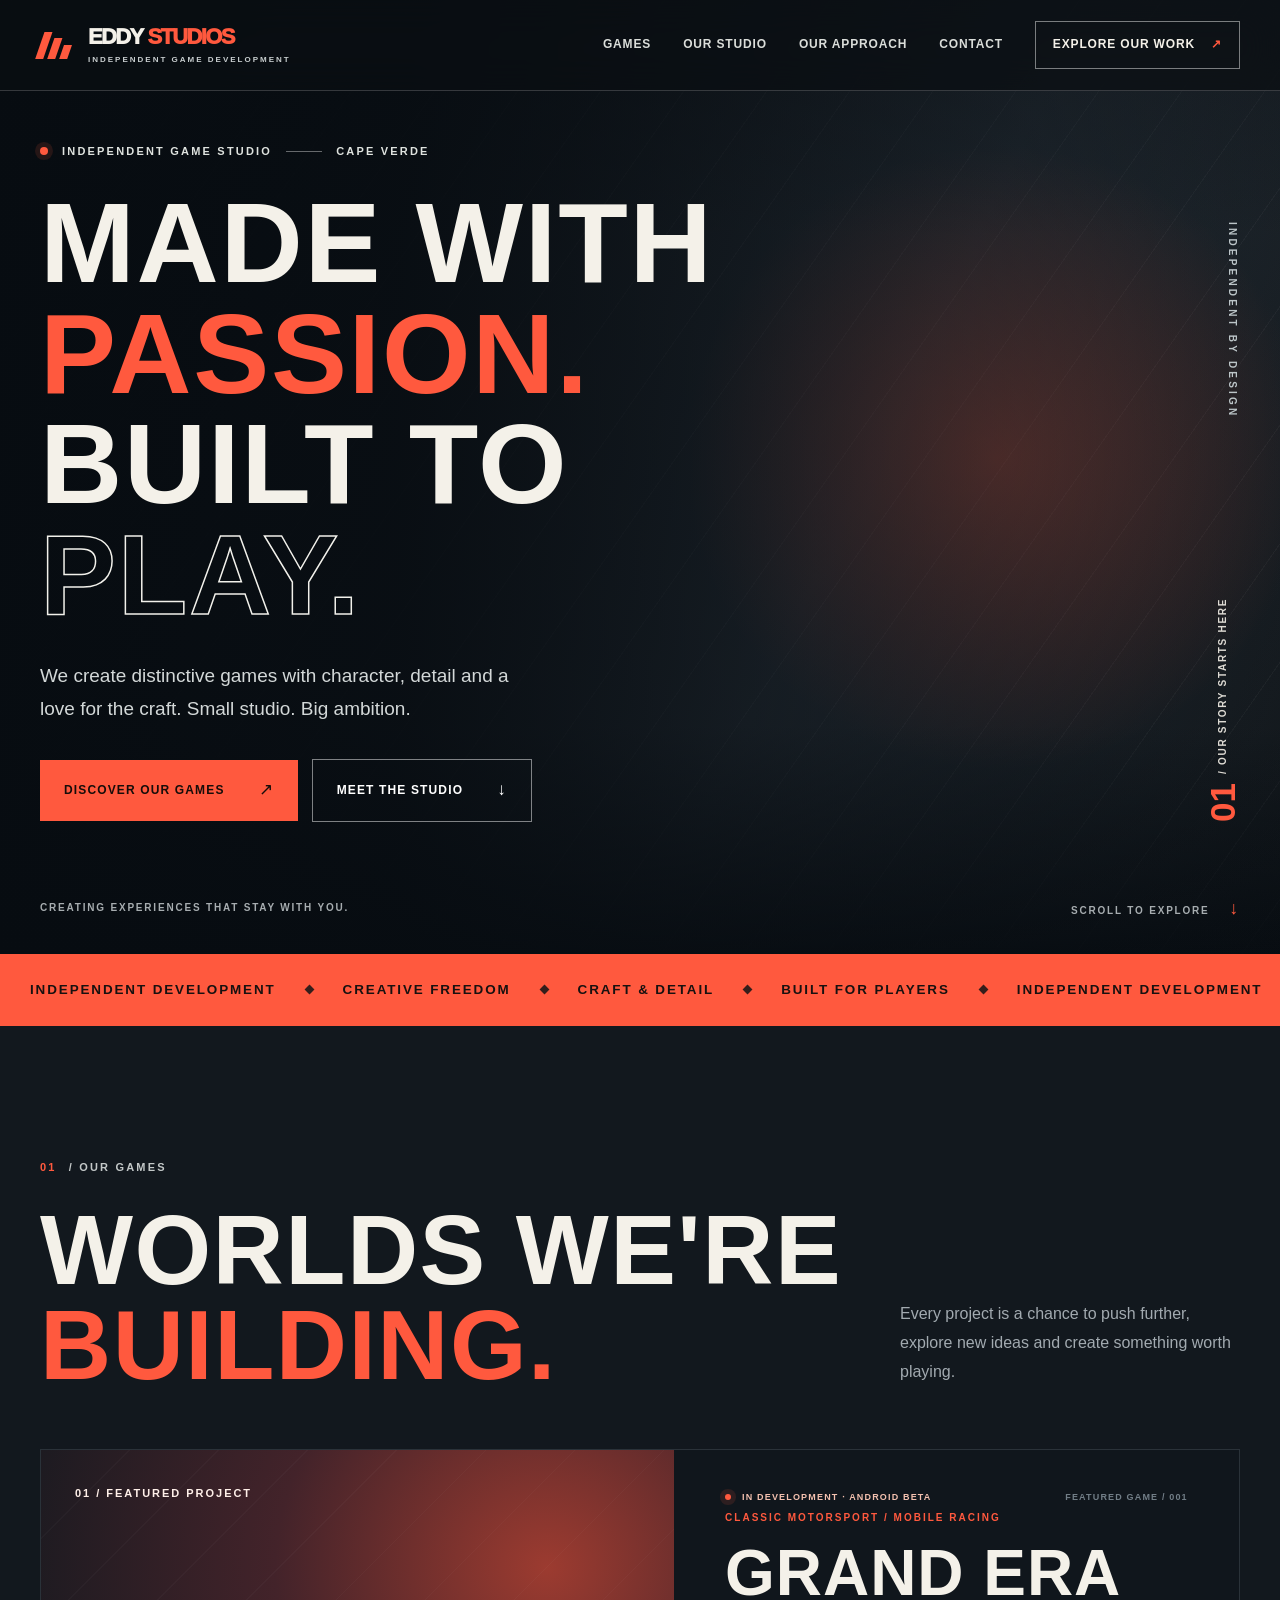
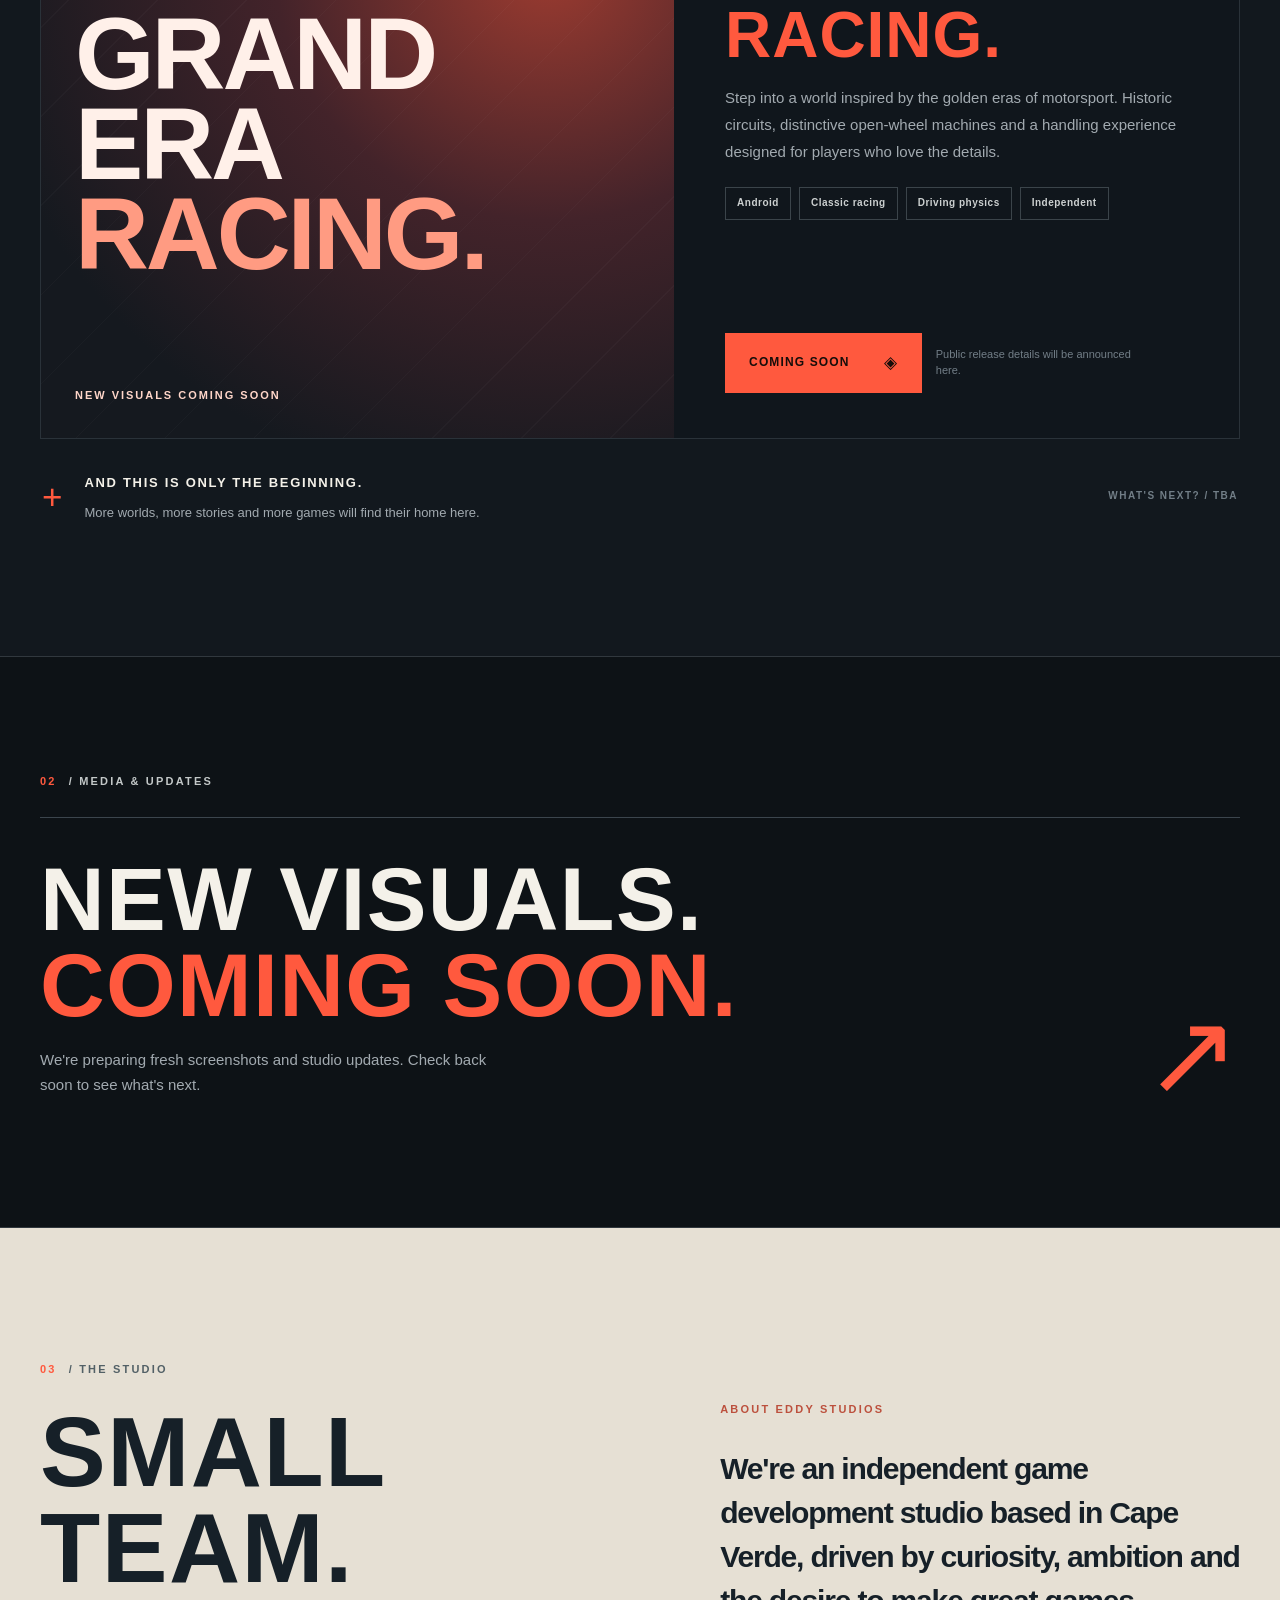
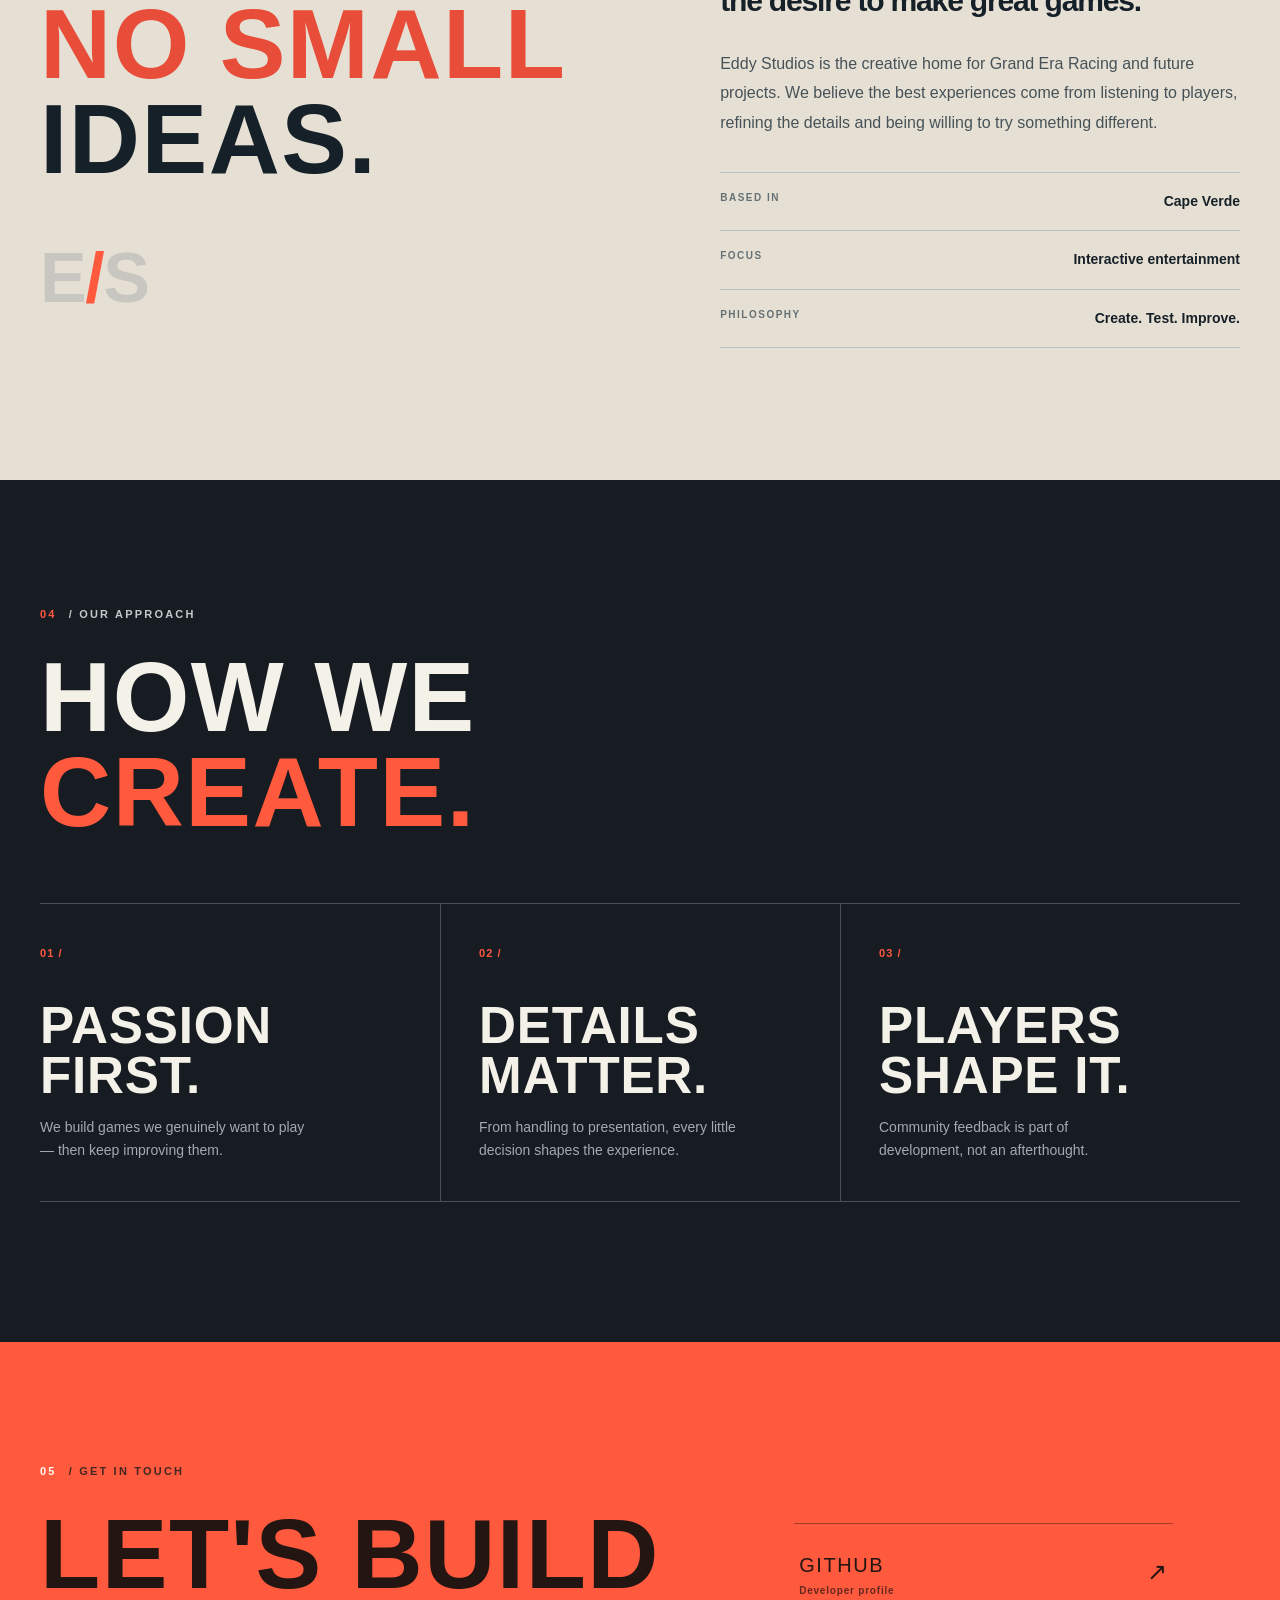
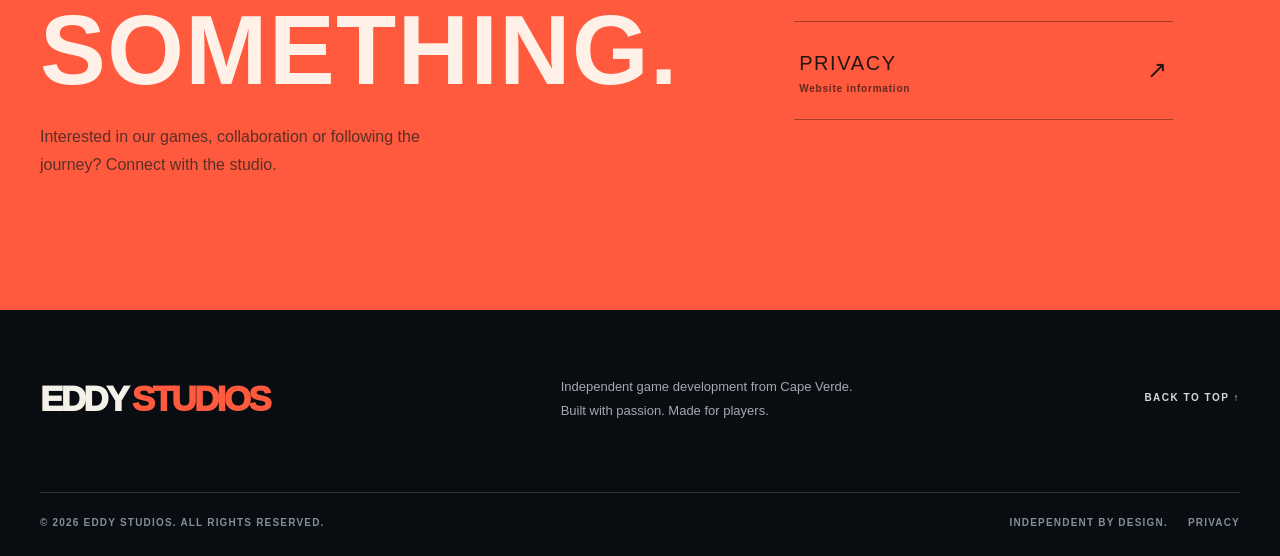
<file: index.html>
<!doctype html>
<html lang="en">
<head>
  <meta charset="utf-8">
  <meta name="viewport" content="width=device-width, initial-scale=1">
  <meta name="theme-color" content="#0c1014">
  <meta name="description" content="Eddy Studios is an independent game development studio based in Cape Verde. Discover Grand Era Racing and our upcoming games.">
  <meta property="og:type" content="website">
  <meta property="og:title" content="Eddy Studios — Independent Game Development">
  <meta property="og:description" content="Independent games, built with obsession. Meet Eddy Studios and Grand Era Racing.">
  <meta property="og:url" content="https://adnilsonbarbosa.github.io/eddy-studios-website/">
  <link rel="canonical" href="https://adnilsonbarbosa.github.io/eddy-studios-website/">
  <link rel="icon" href="favicon.svg" type="image/svg+xml">
  <link rel="stylesheet" href="style.css">
  <title>Eddy Studios | Independent Game Development</title>
</head>
<body>
  <a class="skip-link" href="#main">Skip to content</a>
  <header class="site-header">
    <div class="container header-inner">
      <a class="brand" href="#top" aria-label="Eddy Studios home">
        <span class="brand-symbol" aria-hidden="true"><span></span><span></span><span></span></span>
        <span class="brand-wordmark">EDDY<span>STUDIOS</span><small>INDEPENDENT GAME DEVELOPMENT</small></span>
      </a>
      <button class="menu-toggle" type="button" aria-controls="site-nav" aria-expanded="false" aria-label="Open navigation"><span></span><span></span><span></span></button>
      <nav class="site-nav" id="site-nav" aria-label="Main navigation">
        <a href="#games">Games</a><a href="#studio">Our studio</a><a href="#vision">Our approach</a><a href="#contact">Contact</a>
        <a class="nav-cta" href="#games">Explore our work <span aria-hidden="true">↗</span></a>
      </nav>
    </div>
  </header>

  <main id="main">
    <section class="hero" id="top" aria-labelledby="hero-title">
      <div class="hero-visual" aria-hidden="true"></div>
      <div class="hero-shade"></div>
      <div class="container hero-content">
        <div class="hero-copy">
          <p class="eyebrow"><span class="signal"></span> INDEPENDENT GAME STUDIO <span class="eyebrow-line"></span> CAPE VERDE</p>
          <h1 id="hero-title">MADE WITH<br><em>PASSION.</em><br>BUILT TO <span>PLAY.</span></h1>
          <p class="hero-description">We create distinctive games with character, detail and a love for the craft. Small studio. Big ambition.</p>
          <div class="hero-actions"><a class="button button-primary" href="#games">Discover our games <span aria-hidden="true">↗</span></a><a class="button button-ghost" href="#studio">Meet the studio <span aria-hidden="true">↓</span></a></div>
        </div>
        <div class="hero-side"><span class="vertical-label">INDEPENDENT BY DESIGN</span><div class="hero-index"><b>01</b><span>/ OUR STORY STARTS HERE</span></div></div>
      </div>
      <div class="hero-bottom container"><span>CREATING EXPERIENCES THAT STAY WITH YOU.</span><span class="down-cue">SCROLL TO EXPLORE <span aria-hidden="true">↓</span></span></div>
    </section>

    <div class="ticker" aria-label="Studio focus"><div class="ticker-inner"><span>INDEPENDENT DEVELOPMENT</span><i></i><span>CREATIVE FREEDOM</span><i></i><span>CRAFT & DETAIL</span><i></i><span>BUILT FOR PLAYERS</span><i></i><span>INDEPENDENT DEVELOPMENT</span></div></div>

    <section class="section games-section" id="games" aria-labelledby="games-title">
      <div class="container">
        <div class="section-heading"><div><p class="section-kicker"><span>01</span> / OUR GAMES</p><h2 id="games-title">WORLDS WE'RE<br><em>BUILDING.</em></h2></div><p>Every project is a chance to push further, explore new ideas and create something worth playing.</p></div>
        <article class="game-feature">
          <div class="game-art"><div class="art-placeholder"><span class="art-number">01 / FEATURED PROJECT</span><strong>GRAND<br>ERA<br><em>RACING.</em></strong><span class="art-message">NEW VISUALS COMING SOON</span></div></div>
          <div class="game-information">
            <div class="game-topline"><span class="status"><span class="signal"></span> IN DEVELOPMENT · ANDROID BETA</span><span>FEATURED GAME / 001</span></div>
            <p class="game-type">CLASSIC MOTORSPORT / MOBILE RACING</p>
            <h3>GRAND ERA<br><em>RACING.</em></h3>
            <p>Step into a world inspired by the golden eras of motorsport. Historic circuits, distinctive open-wheel machines and a handling experience designed for players who love the details.</p>
            <div class="pill-list"><span>Android</span><span>Classic racing</span><span>Driving physics</span><span>Independent</span></div>
            <div class="game-links"><span class="button button-primary coming-soon-label" role="status">COMING SOON <span aria-hidden="true">◈</span></span><span class="game-footnote">Public release details will be announced here.</span></div>
          </div>
        </article>
        <div class="next-game"><span class="plus-mark" aria-hidden="true">+</span><div><strong>AND THIS IS ONLY THE BEGINNING.</strong><p>More worlds, more stories and more games will find their home here.</p></div><span class="coming-soon">WHAT'S NEXT? / TBA</span></div>
      </div>
    </section>

    <section class="showcase-section media-upcoming" aria-labelledby="showcase-title">
      <div class="container">
        <p class="section-kicker"><span>02</span> / MEDIA & UPDATES</p>
        <div class="media-upcoming-inner">
          <div><h2 id="showcase-title">NEW VISUALS.<br><em>COMING SOON.</em></h2><p>We're preparing fresh screenshots and studio updates. Check back soon to see what's next.</p></div>
          <span class="media-placeholder-mark" aria-hidden="true">↗</span>
        </div>
      </div>
    </section>

    <section class="section studio-section" id="studio" aria-labelledby="studio-title">
      <div class="container studio-grid">
        <div class="studio-title-block"><p class="section-kicker"><span>03</span> / THE STUDIO</p><h2 id="studio-title">SMALL TEAM.<br><em>NO SMALL</em><br>IDEAS.</h2><div class="studio-brand-mark" aria-hidden="true">E<span>/</span>S</div></div>
        <div class="studio-body"><span class="overline">ABOUT EDDY STUDIOS</span><p class="lead">We're an independent game development studio based in <strong>Cape Verde</strong>, driven by curiosity, ambition and the desire to make great games.</p><p>Eddy Studios is the creative home for Grand Era Racing and future projects. We believe the best experiences come from listening to players, refining the details and being willing to try something different.</p><div class="studio-meta"><div><span>BASED IN</span><strong>Cape Verde</strong></div><div><span>FOCUS</span><strong>Interactive entertainment</strong></div><div><span>PHILOSOPHY</span><strong>Create. Test. Improve.</strong></div></div></div>
      </div>
    </section>

    <section class="vision-section" id="vision" aria-labelledby="vision-title">
      <div class="container"><div class="section-heading vision-heading"><div><p class="section-kicker"><span>04</span> / OUR APPROACH</p><h2 id="vision-title">HOW WE<br><em>CREATE.</em></h2></div></div>
        <div class="principles"><div class="principle"><span>01 /</span><h3>PASSION<br>FIRST.</h3><p>We build games we genuinely want to play — then keep improving them.</p></div><div class="principle"><span>02 /</span><h3>DETAILS<br>MATTER.</h3><p>From handling to presentation, every little decision shapes the experience.</p></div><div class="principle"><span>03 /</span><h3>PLAYERS<br>SHAPE IT.</h3><p>Community feedback is part of development, not an afterthought.</p></div></div>
      </div>
    </section>

    <section class="contact-section" id="contact" aria-labelledby="contact-title">
      <div class="container contact-grid"><div><p class="section-kicker"><span>05</span> / GET IN TOUCH</p><h2 id="contact-title">LET'S BUILD<br><em>SOMETHING.</em></h2><p>Interested in our games, collaboration or following the journey? Connect with the studio.</p></div><div class="contact-actions"><a class="contact-link" href="https://github.com/AdnilsonBarbosa" target="_blank" rel="noopener noreferrer"><span>GITHUB <small>Developer profile</small></span><span aria-hidden="true">↗</span></a><a class="contact-link" href="privacy.html"><span>PRIVACY <small>Website information</small></span><span aria-hidden="true">↗</span></a></div></div>
    </section>
  </main>

  <footer class="site-footer"><div class="container footer-main"><a class="footer-brand" href="#top">EDDY<span>STUDIOS</span></a><p>Independent game development from Cape Verde.<br>Built with passion. Made for players.</p><a href="#top" class="back-top">BACK TO TOP ↑</a></div><div class="container footer-bottom"><span>© <span id="year">2026</span> EDDY STUDIOS. ALL RIGHTS RESERVED.</span><span>INDEPENDENT BY DESIGN.</span><a href="privacy.html">PRIVACY</a></div></footer>
  <script src="script.js" defer></script>
</body>
</html>
</file>
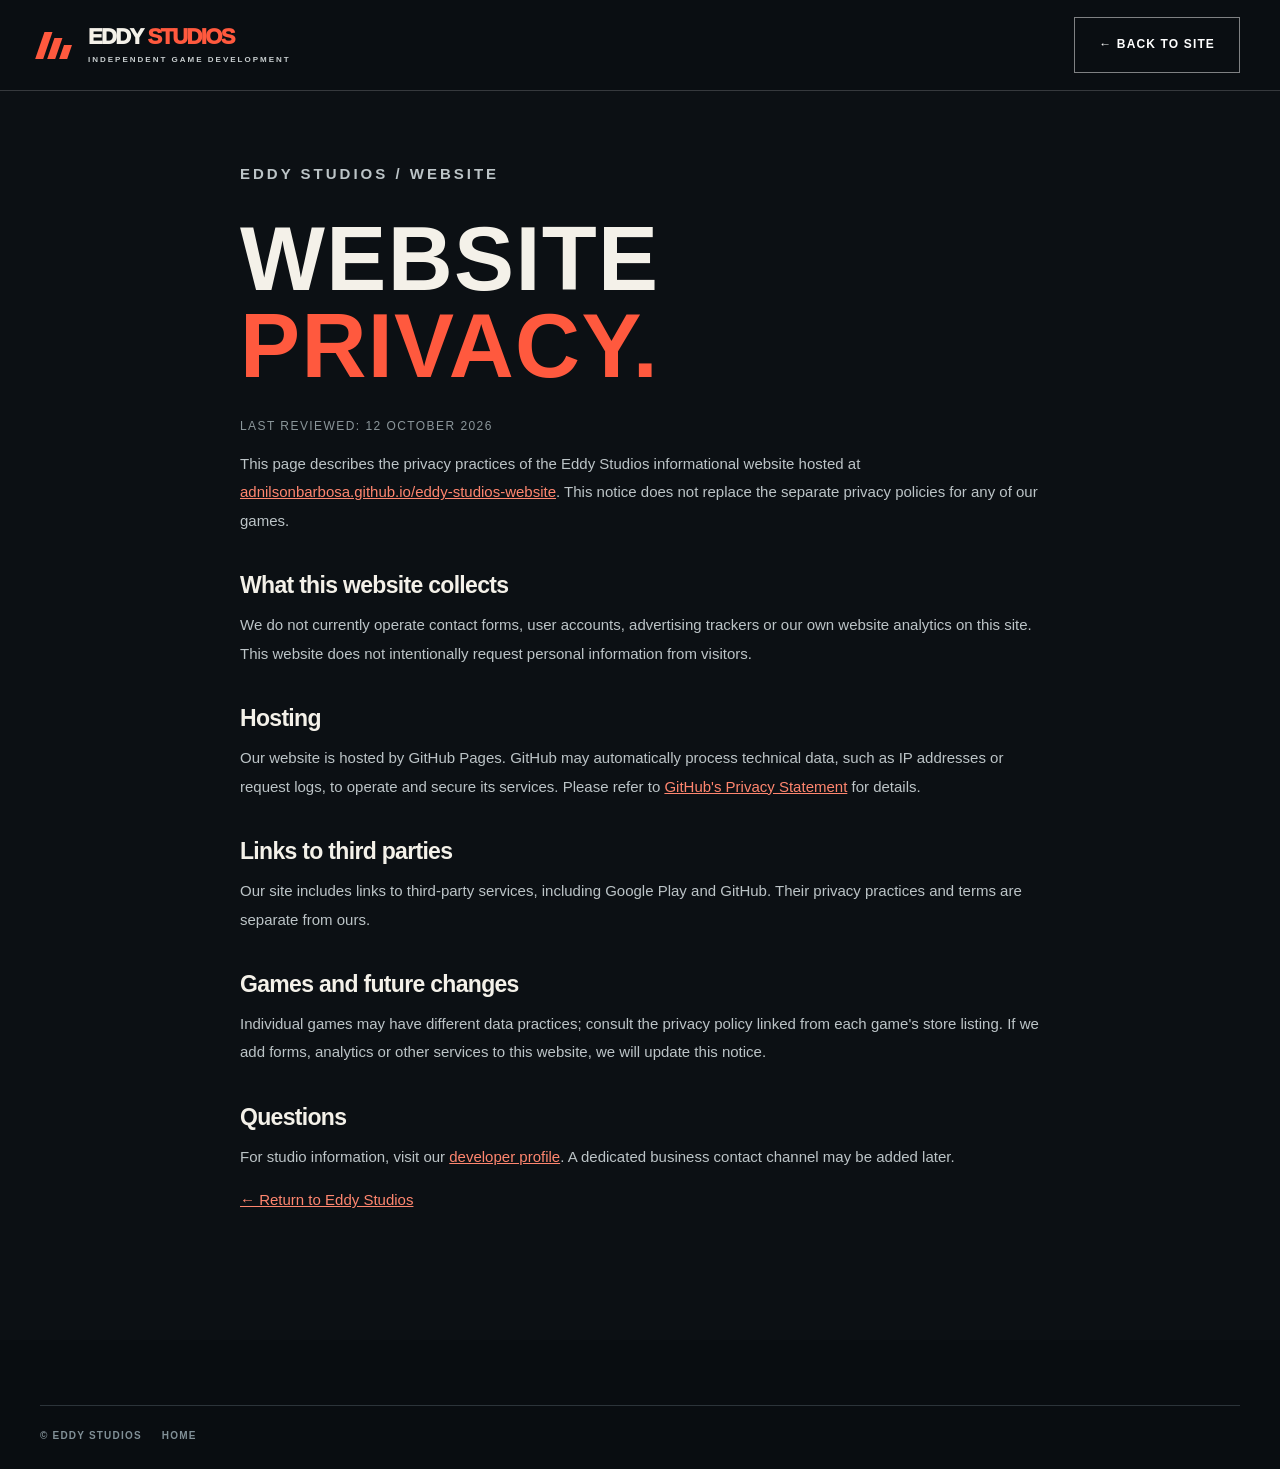
<file: privacy.html>
<!doctype html>
<html lang="en">
<head>
  <meta charset="utf-8">
  <meta name="viewport" content="width=device-width, initial-scale=1">
  <meta name="theme-color" content="#0c1014">
  <meta name="description" content="Website privacy notice for Eddy Studios.">
  <link rel="stylesheet" href="style.css">
  <link rel="icon" href="favicon.svg" type="image/svg+xml">
  <title>Website Privacy | Eddy Studios</title>
  <style>
    .policy-wrap{max-width:850px;margin:auto;padding:160px 25px 110px}
    .policy-wrap h1{font-size:clamp(54px,8vw,90px);margin-bottom:25px}
    .policy-wrap h2{font:800 23px/1.3 "Segoe UI",sans-serif;letter-spacing:-.03em;margin:36px 0 10px}
    .policy-wrap p,.policy-wrap li{color:#bcc4c7;line-height:1.9;font-size:15px}
    .policy-wrap a{color:#ff866f;text-decoration:underline}
    .policy-wrap ul{padding-left:24px}
    .policy-wrap .updated{font-size:12px;text-transform:uppercase;letter-spacing:.12em;color:#8b969a}
  </style>
</head>
<body>
  <header class="site-header"><div class="container header-inner"><a class="brand" href="index.html" aria-label="Eddy Studios home"><span class="brand-symbol" aria-hidden="true"><span></span><span></span><span></span></span><span class="brand-wordmark">EDDY<span>STUDIOS</span><small>INDEPENDENT GAME DEVELOPMENT</small></span></a><a class="button button-ghost" href="index.html">← BACK TO SITE</a></div></header>
  <main class="policy-wrap">
    <p class="section-kicker">EDDY STUDIOS / WEBSITE</p>
    <h1>WEBSITE <em>PRIVACY.</em></h1>
    <p class="updated">Last reviewed: 12 October 2026</p>
    <p>This page describes the privacy practices of the Eddy Studios informational website hosted at <a href="https://adnilsonbarbosa.github.io/eddy-studios-website/">adnilsonbarbosa.github.io/eddy-studios-website</a>. This notice does not replace the separate privacy policies for any of our games.</p>
    <h2>What this website collects</h2>
    <p>We do not currently operate contact forms, user accounts, advertising trackers or our own website analytics on this site. This website does not intentionally request personal information from visitors.</p>
    <h2>Hosting</h2>
    <p>Our website is hosted by GitHub Pages. GitHub may automatically process technical data, such as IP addresses or request logs, to operate and secure its services. Please refer to <a href="https://docs.github.com/en/site-policy/privacy-policies/github-general-privacy-statement" target="_blank" rel="noopener noreferrer">GitHub's Privacy Statement</a> for details.</p>
    <h2>Links to third parties</h2>
    <p>Our site includes links to third-party services, including Google Play and GitHub. Their privacy practices and terms are separate from ours.</p>
    <h2>Games and future changes</h2>
    <p>Individual games may have different data practices; consult the privacy policy linked from each game's store listing. If we add forms, analytics or other services to this website, we will update this notice.</p>
    <h2>Questions</h2>
    <p>For studio information, visit our <a href="https://github.com/AdnilsonBarbosa" target="_blank" rel="noopener noreferrer">developer profile</a>. A dedicated business contact channel may be added later.</p>
    <p><a href="index.html">← Return to Eddy Studios</a></p>
  </main>
  <footer class="site-footer"><div class="container footer-bottom"><span>© EDDY STUDIOS</span><a href="index.html">HOME</a></div></footer>
</body>
</html>
</file>
<file: style.css>
:root{--bg:#0c1014;--bg-soft:#12181e;--bg-raised:#192128;--ink:#f4f1e9;--muted:#a2aab0;--quiet:#727e87;--line:#2a3239;--accent:#ff593e;--warm:#e6e0d4;--max:1220px}
*,*::before,*::after{box-sizing:border-box}
html{scroll-behavior:smooth;scroll-padding-top:85px}
body{margin:0;background:var(--bg);color:var(--ink);font:400 16px/1.65 "Segoe UI",Arial,sans-serif;-webkit-font-smoothing:antialiased}
body::selection{background:var(--accent);color:#101010}
a{color:inherit;text-decoration:none}
button{font:inherit}
img{display:block;max-width:100%}
.container{width:min(calc(100% - 80px),var(--max));margin-inline:auto}
.skip-link{position:absolute;z-index:100;top:-100px;left:18px;background:var(--accent);color:#101010;padding:10px}
.skip-link:focus{top:10px}
:focus-visible{outline:2px solid var(--accent);outline-offset:4px}
.site-header{position:absolute;z-index:30;top:0;left:0;right:0;border-bottom:1px solid rgba(255,255,255,.18);background:rgba(10,14,18,.72);backdrop-filter:blur(18px)}
.header-inner{min-height:90px;display:flex;align-items:center;justify-content:space-between;gap:24px}
.brand{display:inline-flex;align-items:center;gap:16px;flex-shrink:0}
.brand-symbol{display:grid;grid-template-columns:repeat(3,8px);align-items:end;gap:4px;transform:skew(-19deg);height:28px}
.brand-symbol span{display:block;background:var(--accent);height:27px}
.brand-symbol span:nth-child(2){height:21px}
.brand-symbol span:nth-child(3){height:14px}
.brand-wordmark,.footer-brand{font-weight:950;font-stretch:condensed;font-size:22px;line-height:1;letter-spacing:-.075em;white-space:nowrap}
.brand-wordmark>span,.footer-brand>span{color:var(--accent);padding-left:5px}
.brand-wordmark small{display:block;font-size:8px;font-weight:700;letter-spacing:.25em;color:#c8cecf;margin-top:8px}
.site-nav{display:flex;align-items:center;gap:32px;font-size:12px;font-weight:750;letter-spacing:.07em;text-transform:uppercase}
.site-nav>a:not(.nav-cta){color:#dbdeda;transition:color .2s}
.site-nav>a:hover{color:var(--accent)}
.nav-cta{border:1px solid rgba(255,255,255,.45);padding:13px 17px;white-space:nowrap}
.nav-cta span{color:var(--accent);padding-left:12px}
.menu-toggle{display:none}
.hero{position:relative;min-height:810px;display:flex;align-items:center;overflow:hidden;background:#10161a}
.hero-visual,.hero-shade{position:absolute;inset:0}
.hero-visual{background-image:radial-gradient(circle at 78% 48%,rgba(235,86,59,.38),transparent 28%),repeating-linear-gradient(125deg,rgba(255,255,255,.045) 0px,rgba(255,255,255,.045) 1px,transparent 1px,transparent 68px),linear-gradient(115deg,#0c1014,#273038 63%,#14191d);background-size:cover;background-position:64% center;filter:saturate(.73) brightness(.72);transform:scale(1.035)}
.hero-shade{background:linear-gradient(90deg,rgba(7,12,17,.98) 0%,rgba(7,12,17,.91) 31%,rgba(7,12,17,.51) 63%,rgba(7,12,17,.18) 100%),linear-gradient(0deg,rgba(7,12,17,.9) 0%,transparent 24%,transparent 75%,rgba(7,12,17,.35) 100%)}
.hero-content{position:relative;z-index:2;display:flex;align-items:center;justify-content:space-between;padding-top:142px;padding-bottom:132px}
.hero-copy{max-width:780px}
.eyebrow,.section-kicker,.overline{font-size:11px;font-weight:850;letter-spacing:.2em;text-transform:uppercase}
.eyebrow{display:flex;align-items:center;gap:14px;margin:0 0 28px;color:#dfe3df}
.signal{display:inline-block;width:8px;height:8px;border-radius:50%;background:var(--accent);box-shadow:0 0 0 5px rgba(255,89,62,.12);flex-shrink:0}
.eyebrow-line{display:inline-block;height:1px;background:rgba(255,255,255,.38);width:36px}
h1,h2,h3,p,figure{margin-top:0}
h1,h2,h3{font-family:Impact,"Arial Narrow","Helvetica Neue",Arial,sans-serif;font-weight:900;letter-spacing:.015em;line-height:.97}
h1{font-size:clamp(68px,8.9vw,142px);margin-bottom:30px}
h1 em,h2 em,h3 em{font-style:normal;color:var(--accent)}
h1>span{color:transparent;-webkit-text-stroke:1.5px #f2f1eb}
.hero-description{font-size:19px;max-width:500px;line-height:1.72;color:#d3d8d8;margin-bottom:34px}
.hero-actions,.game-links{display:flex;align-items:center;gap:14px;flex-wrap:wrap}
.button{display:inline-flex;align-items:center;justify-content:space-between;gap:34px;padding:16px 24px;min-height:56px;text-transform:uppercase;letter-spacing:.095em;font-size:12px;font-weight:850;transition:transform .2s,background .2s,border .2s}
.button:hover{transform:translateY(-2px)}
.button span{font-size:17px;font-weight:500}
.button-primary{background:var(--accent);color:#160d0a}
.button-primary:hover{background:#ff806b}
.button-ghost{border:1px solid rgba(255,255,255,.48);color:#fff}
.button-ghost:hover{border-color:#fff;background:rgba(255,255,255,.09)}
.hero-side{align-self:stretch;display:flex;align-items:flex-end;flex-direction:column;justify-content:space-between;padding-top:80px;min-width:150px}
.vertical-label{writing-mode:vertical-rl;letter-spacing:.32em;font-size:10px;font-weight:750;color:#bcc5c8}
.hero-index{display:flex;align-items:baseline;gap:9px;writing-mode:vertical-rl;transform:rotate(180deg)}
.hero-index b{font:900 35px Impact,sans-serif;color:var(--accent);line-height:1}
.hero-index span{font-size:10px;font-weight:750;letter-spacing:.17em;color:#dedbd4}
.hero-bottom{position:absolute;bottom:30px;left:0;right:0;z-index:2;display:flex;align-items:center;justify-content:space-between;gap:20px;color:#a7adb0;font-size:10px;letter-spacing:.18em;font-weight:750}
.down-cue span{color:var(--accent);font-size:18px;margin-left:15px}
.ticker{height:72px;background:var(--accent);color:#171110;overflow:hidden;display:flex;align-items:center}
.ticker-inner{width:min(100% - 60px,1400px);margin:auto;display:flex;justify-content:space-between;align-items:center;gap:30px;white-space:nowrap;font:900 clamp(12px,1.05vw,15px) Impact,"Arial Narrow",sans-serif;letter-spacing:.14em}
.ticker-inner i{flex:none;width:7px;height:7px;background:#351e1b;transform:rotate(45deg)}
.section{padding:132px 0}
.section-kicker{display:flex;align-items:center;gap:12px;color:#c3c8c8;margin:0 0 27px}
.section-kicker span{color:var(--accent)}
.section-heading{display:flex;justify-content:space-between;align-items:flex-end;gap:40px;margin-bottom:55px}
.section-heading h2,.studio-section h2,.vision-section h2,.contact-section h2{font-size:clamp(58px,7.7vw,108px);margin:0}
.section-heading>p{max-width:340px;color:var(--muted);font-size:16px;line-height:1.8;margin:0 0 7px}
.games-section{background:var(--bg-soft)}
.game-feature{display:grid;grid-template-columns:1.12fr 1fr;border:1px solid var(--line);background:#10161c;min-height:590px}
.game-art{position:relative;min-height:540px;overflow:hidden;background:#181f24}
.game-art::after{content:"";position:absolute;inset:0;background:linear-gradient(0deg,rgba(2,5,8,.8),transparent 35%)}
.game-art img{width:100%;height:100%;object-fit:cover;object-position:center;position:absolute;inset:0;filter:saturate(.82);transition:transform .8s}
.game-feature:hover .game-art img{transform:scale(1.035)}
.art-bottom{display:flex;justify-content:space-between;gap:12px;position:absolute;z-index:1;left:26px;right:26px;bottom:23px;color:#f0f0ea;font-size:10px;font-weight:850;letter-spacing:.12em}
.game-information{padding:40px clamp(28px,4vw,60px) 45px;display:flex;flex-direction:column;align-items:flex-start}
.game-topline{display:flex;justify-content:space-between;align-items:center;flex-wrap:wrap;gap:12px;width:100%;font-size:9px;letter-spacing:.13em;font-weight:800;color:var(--quiet)}
.status{display:inline-flex;align-items:center;gap:11px;color:#f4c1af}
.status .signal{width:6px;height:6px}
.game-logo-wrap{height:75px;display:flex;align-items:center;margin:36px 0 3px}
.game-logo{max-height:76px;max-width:210px;object-fit:contain;object-position:left center}
.game-type{color:var(--accent);letter-spacing:.2em;font-size:10px;font-weight:850;margin:5px 0 16px}
.game-information h3{font-size:clamp(49px,5vw,80px);margin:0 0 19px}
.game-information>p:not(.game-type){color:var(--muted);line-height:1.78;font-size:15px;max-width:490px;margin-bottom:22px}
.pill-list{display:flex;flex-wrap:wrap;gap:8px;margin-bottom:30px}
.pill-list span{border:1px solid #3b444a;color:#ccd0d0;font-size:10px;font-weight:650;letter-spacing:.05em;padding:7px 11px}
.game-links{margin-top:auto}
.game-footnote{font-size:11px;line-height:1.4;color:var(--quiet);max-width:210px}
.next-game{display:flex;align-items:center;gap:22px;padding:30px 2px 0}
.plus-mark{font-size:35px;line-height:1;color:var(--accent)}
.next-game strong{font-size:13px;letter-spacing:.13em}
.next-game p{color:var(--muted);font-size:13px;margin:7px 0 0}
.coming-soon{margin-left:auto;font-size:10px;color:var(--quiet);font-weight:800;letter-spacing:.15em}
.showcase-section{padding:120px 0 125px;background:#0d1216}
.showcase-heading{margin-bottom:38px}
.showcase-heading h2{font-size:clamp(55px,6.4vw,88px);margin:0}
.showcase-heading p:last-child{color:var(--muted);margin:18px 0 0}
.showcase-grid{display:grid;grid-template-columns:1.3fr 1fr 1fr;gap:14px}
.showcase-item{position:relative;overflow:hidden;aspect-ratio:.85;margin:0;background:#222a31}
.showcase-item.wide{aspect-ratio:1.3}
.showcase-item::after{position:absolute;inset:30% 0 0;content:"";background:linear-gradient(0deg,rgba(0,0,0,.84),transparent);pointer-events:none}
.showcase-item img{height:100%;width:100%;object-fit:cover;transition:transform .5s,filter .5s;filter:saturate(.85)}
.showcase-item:hover img{transform:scale(1.05);filter:saturate(1)}
.showcase-item figcaption{position:absolute;z-index:1;bottom:22px;left:22px;right:20px;display:grid;gap:5px}
.showcase-item figcaption strong{font-family:Impact,"Arial Narrow",sans-serif;font-size:25px;letter-spacing:.055em;line-height:1.1}
.showcase-item figcaption span{font-size:9px;letter-spacing:.16em;font-weight:700;color:#c8c8c6}
.gallery-note{text-align:right;margin:16px 0 0;font-size:11px;color:var(--quiet)}
.studio-section{background:var(--warm);color:#162028}
.studio-grid{display:grid;grid-template-columns:1fr .92fr;gap:clamp(40px,9vw,160px)}
.studio-section .section-kicker{color:#526066}
.studio-section h2 em{color:#e74d39}
.studio-brand-mark{margin-top:55px;font:900 70px/1 Impact,sans-serif;letter-spacing:-.02em;color:#c7c6c0}
.studio-brand-mark span{color:var(--accent)}
.studio-body{padding-top:35px}
.overline{color:#bc503d}
.studio-body .lead{font-size:clamp(23px,2.35vw,34px);line-height:1.47;font-weight:600;letter-spacing:-.04em;margin:25px 0}
.studio-body>p:not(.lead){font-size:16px;line-height:1.85;color:#465258;margin-bottom:35px}
.studio-meta{border-top:1px solid #b9c0bd}
.studio-meta>div{display:flex;justify-content:space-between;gap:20px;padding:17px 0;border-bottom:1px solid #b9c0bd}
.studio-meta span{font-size:10px;font-weight:850;letter-spacing:.15em;color:#647074}
.studio-meta strong{font-size:14px;text-align:right}
.vision-section{padding:125px 0 140px;background:#161c22}
.vision-heading{margin-bottom:62px}
.principles{display:grid;grid-template-columns:repeat(3,minmax(0,1fr));border-top:1px solid #465057;border-bottom:1px solid #465057}
.principle{padding:35px 42px 24px 0;min-height:280px}
.principle+.principle{border-left:1px solid #465057;padding-left:38px}
.principle>span{font-size:11px;font-weight:800;letter-spacing:.1em;color:var(--accent)}
.principle h3{font-size:clamp(38px,4vw,64px);margin:36px 0 15px}
.principle p{color:var(--muted);max-width:275px;font-size:14px;line-height:1.7}
.contact-section{background:var(--accent);color:#231511;padding:120px 0 130px}
.contact-section .section-kicker{color:#422722}
.contact-section .section-kicker span{color:#fff7f0}
.contact-section h2 em{color:#fff1e7}
.contact-grid{display:grid;grid-template-columns:1fr .85fr;gap:clamp(40px,9vw,145px);align-items:center}
.contact-grid>div>p:last-child{color:#5b3027;max-width:390px;margin:24px 0 0;font-size:16px;line-height:1.8}
.contact-actions{border-top:1px solid rgba(30,15,10,.4)}
.contact-link{display:flex;align-items:center;justify-content:space-between;gap:20px;padding:25px 5px;border-bottom:1px solid rgba(30,15,10,.4);font-size:20px;font-family:Impact,"Arial Narrow",sans-serif;letter-spacing:.08em;transition:padding-left .2s}
.contact-link:hover{padding-left:13px}
.contact-link span:first-child{display:flex;flex-direction:column;gap:3px}
.contact-link small{font:700 10px "Segoe UI",sans-serif;letter-spacing:.08em;opacity:.7}
.contact-link>span:last-child{font:400 24px Arial,sans-serif}
.site-footer{padding:65px 0 25px;background:#090d11}
.footer-main{display:flex;align-items:center;justify-content:space-between;gap:25px;padding-bottom:70px}
.footer-brand{font-size:35px}
.footer-main p{color:var(--muted);font-size:13px;line-height:1.8;margin:0}
.back-top{font-size:10px;letter-spacing:.15em;font-weight:850;color:#d8d8d6}
.footer-bottom{display:flex;align-items:center;gap:20px;padding-top:22px;border-top:1px solid #2c343a;color:#819097;font-size:10px;font-weight:800;letter-spacing:.12em}
.footer-bottom span:nth-child(2){margin-left:auto}
.footer-bottom a:hover{color:var(--accent)}
@media(min-width:1500px){.hero{min-height:900px}}
@media(max-width:1100px){.site-nav{gap:18px}.container{width:min(calc(100% - 56px),var(--max))}.hero-side{display:none}.ticker-inner{gap:20px}.game-feature{grid-template-columns:1fr 1fr}.game-information{padding:32px}.game-art{min-height:520px}.game-logo-wrap{margin:22px 0 0}}
@media(max-width:800px){.header-inner{min-height:76px}.site-header{position:absolute}.site-nav{position:absolute;top:76px;right:0;left:0;display:none;flex-direction:column;align-items:stretch;gap:0;background:#0e1419;padding:18px 28px 26px;border-bottom:1px solid var(--line)}.site-nav.open{display:flex}.site-nav a{padding:14px 0}.site-nav .nav-cta{margin-top:10px;padding:14px;text-align:center}.menu-toggle{display:flex;flex-direction:column;justify-content:center;gap:5px;width:42px;height:42px;background:none;color:#fff;border:1px solid #495159;padding:9px;cursor:pointer}.menu-toggle span{display:block;background:currentColor;width:100%;height:2px}.hero{min-height:720px}.hero-content{padding-top:130px;padding-bottom:135px}.hero-visual{background-position:64% center}.hero-shade{background:linear-gradient(90deg,rgba(7,12,17,.95),rgba(7,12,17,.6) 85%),linear-gradient(0deg,#090d12,transparent 30%)}.hero-bottom{font-size:9px}.ticker-inner{width:max-content;margin-left:25px;gap:22px}.section{padding:92px 0}.section-heading{align-items:flex-start;flex-direction:column;gap:18px;margin-bottom:38px}.game-feature{grid-template-columns:1fr}.game-art{min-height:400px}.game-information{min-height:490px}.showcase-section{padding:90px 0}.showcase-grid{grid-template-columns:1fr 1fr}.showcase-item.wide{grid-column:span 2;aspect-ratio:1.8}.showcase-item{aspect-ratio:1}.studio-grid,.contact-grid{grid-template-columns:1fr;gap:35px}.studio-body{padding-top:0}.studio-brand-mark{display:none}.vision-section{padding:95px 0}.principle{padding-right:15px}.principle+.principle{padding-left:20px}.contact-section{padding:90px 0}.contact-actions{margin-top:18px}}
@media(max-width:580px){.container{width:calc(100% - 34px)}.brand{gap:9px}.brand-wordmark{font-size:19px}.brand-wordmark small{font-size:7px;letter-spacing:.15em}.brand-symbol{grid-template-columns:repeat(3,6px);gap:3px;height:22px}.brand-symbol span{height:22px}.brand-symbol span:nth-child(2){height:17px}.brand-symbol span:nth-child(3){height:12px}.hero{min-height:690px}.hero-content{padding-top:105px;padding-bottom:128px}.hero-copy{max-width:100%}.eyebrow{font-size:9px;gap:8px;letter-spacing:.12em}.eyebrow-line{width:17px}.hero h1{font-size:clamp(52px,14vw,81px);margin-bottom:22px;line-height:1.01}.hero-description{font-size:15px;max-width:315px;line-height:1.7}.hero-actions{gap:10px}.button{padding:13px 15px;font-size:10px;min-height:50px;gap:15px}.hero-bottom{bottom:22px}.hero-bottom>span:first-child{max-width:180px;line-height:1.6}.down-cue{white-space:nowrap}.ticker{height:57px}.section-heading h2,.studio-section h2,.vision-section h2,.contact-section h2{font-size:clamp(52px,13vw,73px)}.section-heading>p{font-size:14px}.game-art{min-height:270px}.game-information{padding:26px 20px 31px;min-height:auto}.game-logo-wrap{height:65px}.game-logo{max-height:62px}.game-information h3{font-size:55px}.game-information>p:not(.game-type){font-size:14px}.game-topline{font-size:8px}.game-links{align-items:flex-start;flex-direction:column}.game-footnote{max-width:none}.next-game{align-items:flex-start;gap:12px}.next-game strong{font-size:11px}.coming-soon{display:none}.showcase-heading h2{font-size:54px}.showcase-grid{display:block}.showcase-item,.showcase-item.wide{aspect-ratio:1.5;margin-bottom:12px}.showcase-item figcaption strong{font-size:23px}.gallery-note{text-align:left}.studio-body .lead{font-size:24px}.studio-meta>div{flex-direction:column;gap:5px}.studio-meta strong{text-align:left}.principles{grid-template-columns:1fr}.principle{min-height:0;padding:26px 0 20px}.principle+.principle{padding:26px 0 20px;border-left:0;border-top:1px solid #465057}.principle h3{font-size:48px;margin:18px 0 12px}.contact-link{font-size:19px}.footer-main{align-items:flex-start;flex-direction:column;padding-bottom:38px}.footer-bottom{flex-wrap:wrap;gap:15px}.footer-bottom span:nth-child(2){margin-left:0}}
@media(prefers-reduced-motion:reduce){html{scroll-behavior:auto}*,*::before,*::after{transition:none!important;animation:none!important}}

/* Media placeholders — studio imagery will be added when new captures are available. */
.hero-visual{filter:none;transform:none;background-position:center}
.game-art{background:radial-gradient(ellipse at 80% 20%,#9c3b30 0%,#43232a 38%,#15191f 80%);min-height:540px}
.game-art::after{background:repeating-linear-gradient(135deg,transparent 0 62px,rgba(255,255,255,.025) 62px 63px);pointer-events:none}
.art-placeholder{position:relative;z-index:1;display:flex;flex-direction:column;justify-content:space-between;height:100%;min-height:540px;padding:34px;color:#fff0e9}
.art-number,.art-message{font-size:11px;font-weight:800;letter-spacing:.18em}
.art-placeholder strong{font:900 clamp(64px,8vw,126px)/.88 Impact,"Arial Narrow",sans-serif;letter-spacing:-.03em}
.art-placeholder strong em{font-style:normal;color:#ff9b82}
.art-message{color:#ffd6c9}
.coming-soon-label{cursor:default}
.coming-soon-label:hover{transform:none;background:var(--accent)}
.media-upcoming{padding:115px 0;background:#0d1216;border-top:1px solid #31383e;border-bottom:1px solid #31383e}
.media-upcoming-inner{display:flex;align-items:end;justify-content:space-between;gap:30px;border-top:1px solid #3b454d;padding-top:38px}
.media-upcoming h2{font-size:clamp(52px,7vw,102px);line-height:.96;margin:0 0 20px}
.media-upcoming h2 em{font-style:normal;color:var(--accent)}
.media-upcoming p:not(.section-kicker){max-width:480px;font-size:15px;color:var(--muted)}
.media-placeholder-mark{font:400 115px/1 Arial,sans-serif;color:var(--accent)}
@media(max-width:800px){.game-art,.art-placeholder{min-height:390px}.art-placeholder strong{font-size:clamp(62px,11vw,90px)}}
@media(max-width:580px){.game-art,.art-placeholder{min-height:310px}.art-placeholder{padding:24px}.art-placeholder strong{font-size:clamp(54px,14vw,77px)}.media-upcoming{padding:75px 0}.media-placeholder-mark{font-size:65px}}
</file>
